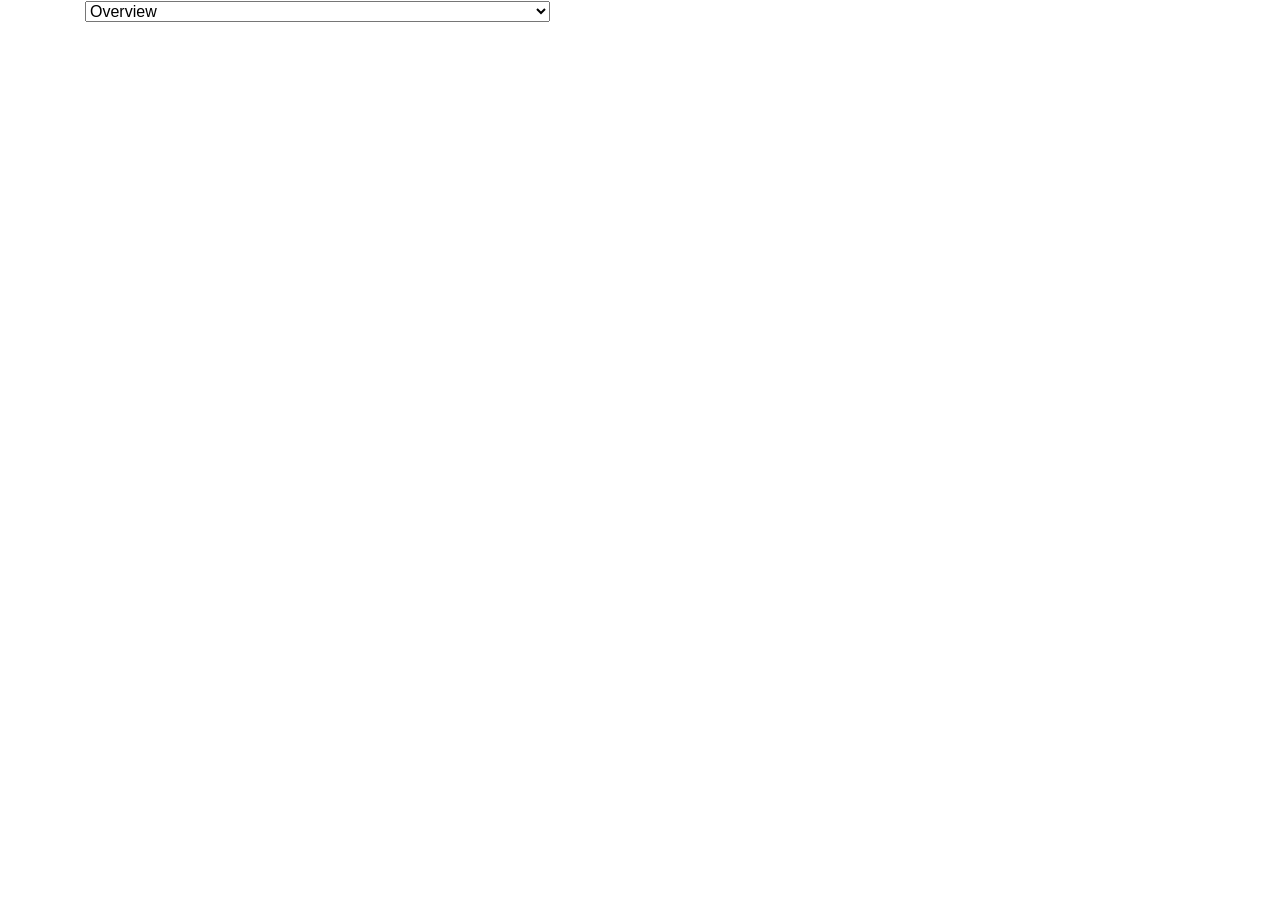
<file: templates/as_charts.html>
<!DOCTYPE html>
<html lang="en">

<head>
  <meta charset="UTF-8">
  <meta name="viewport" content="width=device-width, initial-scale=1.0">
  <meta http-equiv="X-UA-Compatible" content="ie=edge">
  <title>Occupations</title>
  <script src="https://d3js.org/d3.v5.min.js"></script>
  <script src="https://cdn.plot.ly/plotly-latest.min.js"></script>
  <link rel="stylesheet" href="https://stackpath.bootstrapcdn.com/bootstrap/4.3.1/css/bootstrap.min.css" integrity="sha384-ggOyR0iXCbMQv3Xipma34MD+dH/1fQ784/j6cY/iJTQUOhcWr7x9JvoRxT2MZw1T" crossorigin="anonymous">
  <!-- <link rel="stylesheet" type="text/css" href="static/css/style.css"> -->
</head>

<body class = "bg-white overflow-auto">
    <div class = "container" id = "chart_box">

  <div id="plot"></div>

  <select id="selDataset">
    <option value="mainoccupations">Overview</option>
    <option value="management">Management Occupations</option>
    <option value="business">Business and Financial Operations Occupations</option>
    <option value="computer">Computer and Mathematical Occupations</option>
    <option value="engineering">Architecture and Engineering Occupations</option>
    <option value="science">Life, Physical, and Social Science Occupations</option>
    <option value="social">Community and Social Service Occupations</option>
    <option value="legal">Legal Occupations</option>
    <option value="education">Educational Instruction and Library Occupations</option>
    <option value="arts">Arts, Design, Entertainment, Sports, and Media Occupations</option>
    <option value="healthcare">Healthcare Practitioners and Technical Occupations</option>
    <option value="healthcaresup">Healthcare Support Occupations</option>
    <option value="protective">Protective Service Occupations</option>
    <option value="food">Food Preparation and Serving Related Occupations</option>
    <option value="building">Building and Grounds Cleaning and Maintenance Occupations</option>
    <option value="personalcare">Personal Care and Service Occupations</option>
    <option value="sales">Sales and Related Occupations</option>
    <option value="office">Office and Administrative Occupations</option>
    <option value="farming">Farming, Fishing, and Forestry Occupations</option>
    <option value="construction">Construction and Extraction Occupations</option>
    <option value="maintenance">Installation, Maintenance, and Repair Occupations</option>
    <option value="production">Production Occupations</option>
    <option value="transportation">Transportation and Material Moving Occupations</option>
  </select>
  
</div>
  




    <script src = "../static/resources/occupations.js"></script>
    <script src="../static/js/as_charts.js"></script>
</body>

</html>
</file>
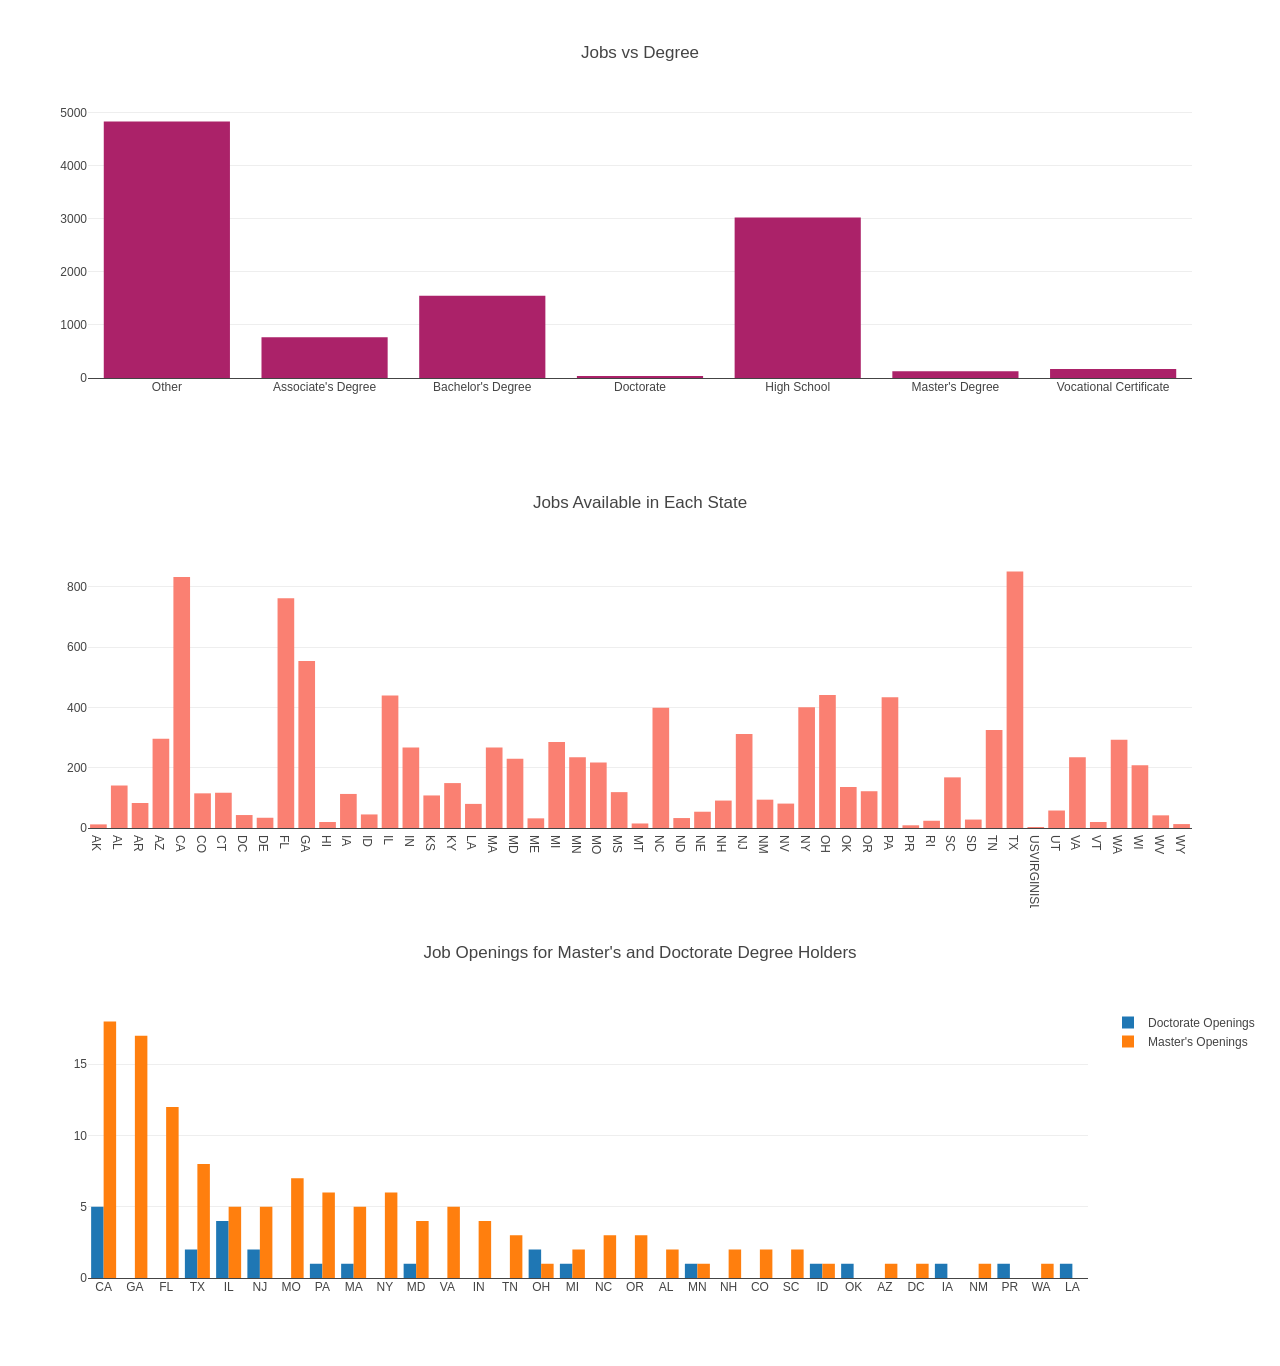
<file: templates/cpj_best_jobs.html>
<!DOCTYPE html>
<html lang="en">
<head>
    <meta charset="UTF-8">
    <meta name="viewport" content="width=device-width, initial-scale=1.0">
    <meta http-equiv="X-UA-Compatible" content="ie=edge">
    <title>Best_Jobs results</title>
    <script src="https://cdn.plot.ly/plotly-latest.min.js"></script>
    <script src="https://cdn.plot.ly/plotly-2.4.2.min.js"></script>
</head>
<body>

    <div class=col-md-5>
    <div id="degreebar"></div>
    <div id="regionsbar">
    </div>
    <div id="mastersbar"></div>
    <script src="../static/js/cpj_data.js"></script>
    <script src="../static/js/cpj_scripts.js"></script>
    
</body>
</html>
</file>
